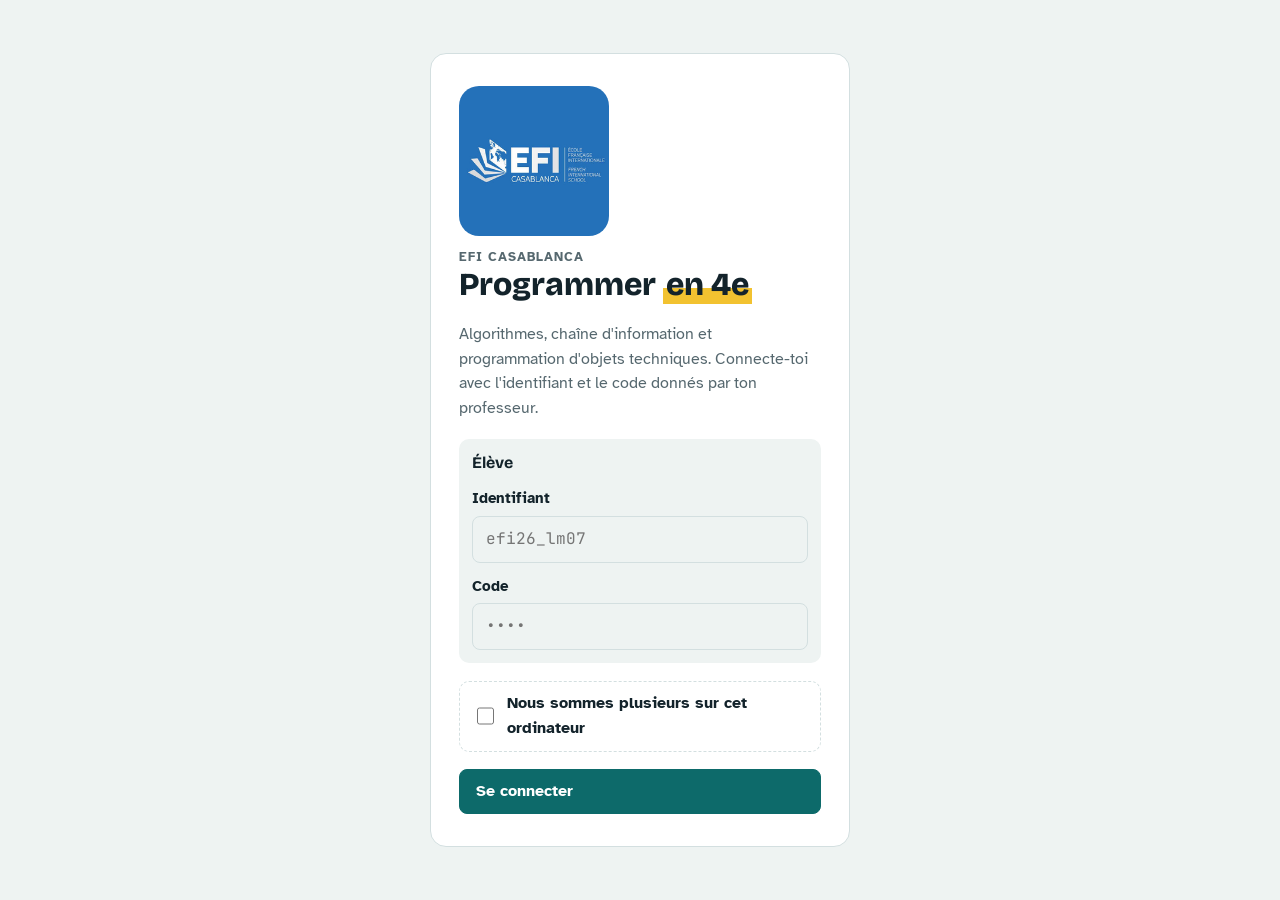
<file: index.html>
<!doctype html>
<html lang="fr">
<head>
<meta charset="utf-8">
<meta name="viewport" content="width=device-width,initial-scale=1">
<title>Technologie 4e · Programmer</title>
<link rel="preconnect" href="https://fonts.googleapis.com">
<link rel="preconnect" href="https://fonts.gstatic.com" crossorigin>
<link rel="stylesheet" href="https://fonts.googleapis.com/css2?family=Atkinson+Hyperlegible:ital,wght@0,400;0,700;1,400&family=Bricolage+Grotesque:opsz,wght@12..96,600;12..96,800&family=JetBrains+Mono:wght@400;600&display=swap">
<link rel="stylesheet" href="style.css?v=20261015b">
<style>
:root { --algo: #2b4c8c; --prog: #9966FF; }
@media (prefers-color-scheme: dark) { :root { --algo: #8aa8e6; --prog: #b794ff; } }
body { min-height: 100vh; }
#app { height: auto; display: block; }
#ecran-connexion { min-height: 100vh; }
.onglets { display: flex; gap: .3rem; padding: 0 16px; background: var(--papier); border-bottom: 1px solid var(--trait); overflow-x: auto; }
.onglets a { padding: .75rem 1rem; font-weight: 700; text-decoration: none; color: var(--doux); border-bottom: 3px solid transparent; white-space: nowrap; }
.onglets a:hover { color: var(--encre); }
.onglets a.onglet-defi { color: #7a5800; background: #ffe9a8; border-radius: 8px 8px 0 0; }
.onglets a.onglet-defi:hover { background: #ffdf80; }
.bandeau-defi-accueil { display: flex; align-items: center; justify-content: space-between; gap: 12px; flex-wrap: wrap; background: #fff4cc; border: 2px solid #e6c35c; color: #3d3313; border-radius: 12px; padding: 12px 16px; margin-bottom: 16px; }
.bandeau-defi-accueil p { margin: 0; }
.bandeau-defi-accueil a { background: #c98f00; color: #fff; font-weight: 800; text-decoration: none; padding: .55rem 1.1rem; border-radius: 8px; white-space: nowrap; }
.onglets a.actif { color: var(--accent); border-bottom-color: var(--accent); }
main { max-width: 1040px; margin: 0 auto; padding: 1.8rem 16px 4rem; display: grid; gap: 1.6rem; }
.bonjour h1 { font-size: clamp(1.7rem, 4vw, 2.4rem); font-weight: 800; }
.bonjour p { margin: .3rem 0 0; color: var(--doux); max-width: 62ch; }
.cartes { display: grid; grid-template-columns: repeat(auto-fit, minmax(290px, 1fr)); gap: 1rem; }
.carte { background: var(--papier); border: 1px solid var(--trait); border-radius: 14px; padding: 1.3rem 1.3rem 1.2rem; display: grid; gap: .9rem; align-content: start; border-top: 6px solid var(--prog); }
.carte.algo { border-top-color: var(--algo); }
.carte.evals { border-top-color: var(--surligne); }
.carte .etape { font-size: .78rem; text-transform: uppercase; letter-spacing: .08em; font-weight: 700; color: var(--doux); }
.carte h2 { font-size: 1.5rem; font-weight: 800; display: flex; align-items: center; gap: .55rem; }
.carte p { margin: 0; color: var(--doux); }
.icone-carte { width: 38px; height: 38px; flex: none; }
.progression { display: grid; gap: .5rem; font-size: .9rem; color: var(--doux); font-variant-numeric: tabular-nums; }
.progression .ligne { display: grid; gap: .25rem; }
.carte .piste { height: 10px; background: var(--trait); border-radius: 99px; overflow: hidden; }
.carte .rempli { height: 100%; background: var(--prog); border-radius: 99px; transition: width .4s; }
.algo .rempli { background: var(--algo); }
.boutons { display: grid; grid-template-columns: 1fr 1fr; gap: .5rem; }
.boutons .bouton { justify-content: center; text-decoration: none; }
.carte .bouton.plein { background: var(--prog); border-color: var(--prog); }
.algo .bouton.plein { background: var(--algo); border-color: var(--algo); }
.evals .bouton.plein { background: var(--accent); border-color: var(--accent); }
.etat-eval { border-radius: 10px; padding: .8rem .9rem; display: grid; gap: .5rem; }
.etat-eval.ferme { background: var(--fond); color: var(--doux); }
.etat-eval.ferme strong { color: var(--encre); display: flex; gap: .45rem; align-items: center; }
.etat-eval.ouvert { background: var(--surligne-doux); }
.bloc-cours { background: var(--papier); border: 1px solid var(--trait); border-radius: 14px; padding: 1.2rem 1.3rem; display: flex; gap: 1rem; align-items: center; flex-wrap: wrap; }
.bloc-cours h2 { font-size: 1.25rem; }
.bloc-cours p { margin: .2rem 0 0; color: var(--doux); }
.bloc-cours .boutons { margin-left: auto; display: flex; flex-wrap: wrap; }
@media (max-width: 560px) { .boutons { grid-template-columns: 1fr; } .bloc-cours .boutons { margin-left: 0; width: 100%; } .bloc-cours .boutons .bouton { flex: 1; } }
</style>
<link rel="icon" type="image/png" href="logo-efi.png">
<style>
.logo-efi { width: 58px; height: 58px; border-radius: 10px; flex-shrink: 0; display: block; }
.logo-efi.grand { width: 150px; height: 150px; border-radius: 20px; margin-bottom: .7rem; }
.logo-efi.titre { display: inline-block; vertical-align: middle; width: 56px; height: 56px; margin-right: .5rem; }
</style>
<style>
.nouveau-code { display: grid; gap: .8rem; }
.nouveau-code .info { background: var(--surligne-doux, #fbf0c8); border-radius: 8px; padding: .6rem .8rem; margin: 0; }
</style>
</head>
<body>

<section id="ecran-connexion">
  <form class="carte-connexion" id="form-connexion" autocomplete="off">
    <div>
      <img class="logo-efi grand" src="logo-efi.png" alt="EFI Casablanca">
      <p class="surtitre" id="etablissement"></p>
      <h1>Programmer <span>en 4e</span></h1>
    </div>
    <p>Algorithmes, chaîne d'information et programmation d'objets techniques. Connecte-toi avec l'identifiant et le code donnés par ton professeur.</p>
    <div class="bandeau-demo" id="bandeau-demo" hidden>Mode démonstration : le site n'est pas encore relié à la Google Sheet. Tape n'importe quel identifiant ; rien n'est envoyé.</div>
    <div class="eleve-bloc">
      <b id="titre-eleve1">Élève</b>
      <div class="champ"><label for="c-id">Identifiant</label><input id="c-id" required placeholder="efi26_lm07" autocapitalize="none" spellcheck="false"></div>
      <div class="champ code"><label for="c-code">Code</label><input id="c-code" inputmode="numeric" maxlength="8" placeholder="••••"></div>
    </div>
    <label class="binome-choix"><input type="checkbox" id="c-binome"> Nous sommes plusieurs sur cet ordinateur</label>
    <div class="eleve-bloc" id="bloc-eleve2" hidden>
      <b>Élève 2</b>
      <div class="champ"><label for="c-id2">Identifiant</label><input id="c-id2" placeholder="efi26_kb12" autocapitalize="none" spellcheck="false"></div>
      <div class="champ code"><label for="c-code2">Code</label><input id="c-code2" inputmode="numeric" maxlength="8" placeholder="••••"></div>
    </div>
    <label class="binome-choix" id="choix-trois" hidden><input type="checkbox" id="c-trois"> Nous sommes trois</label>
    <div class="eleve-bloc" id="bloc-eleve3" hidden>
      <b>Élève 3</b>
      <div class="champ"><label for="c-id3">Identifiant</label><input id="c-id3" placeholder="efi26_ab03" autocapitalize="none" spellcheck="false"></div>
      <div class="champ code"><label for="c-code3">Code</label><input id="c-code3" inputmode="numeric" maxlength="8" placeholder="••••"></div>
    </div>
    <div class="erreur-connexion" id="erreur-connexion" hidden></div>
    <button class="bouton plein" type="submit" id="b-connexion">Se connecter</button>
  </form>
  <form class="carte-connexion nouveau-code" id="form-nouveau" autocomplete="off" hidden>
    <h1>Choisis <span>ton code</span></h1>
    <p class="info"><strong id="nc-prenom"></strong>, tu t'es connecté·e avec un code provisoire. Choisis maintenant <strong>ton code secret à 4 chiffres</strong> : c'est lui que tu utiliseras à chaque connexion. Note-le dans ton cahier, et que ton voisin ne regarde pas !</p>
    <div class="champ"><label for="nc-code">Mon nouveau code (4 chiffres)</label><input id="nc-code" inputmode="numeric" maxlength="4" required autocomplete="new-password"></div>
    <div class="champ"><label for="nc-code2">Je le retape</label><input id="nc-code2" inputmode="numeric" maxlength="4" required autocomplete="new-password"></div>
    <div class="erreur-connexion" id="nc-erreur" hidden></div>
    <button class="bouton plein" type="submit" id="b-nouveau">Enregistrer mon code</button>
  </form>
</section>

<div id="app" hidden>
  <header class="barre">
    <img class="logo-efi" src="logo-efi.png" alt="EFI Casablanca">
    <div class="marque">Programmer <span>en 4e</span></div>
    <div class="eleve"><span id="nom-eleve"></span><small id="classe-eleve"></small>
      <button class="bouton discret" id="b-deconnexion" type="button">Se déconnecter</button></div>
  </header>
  <nav class="onglets" aria-label="Rubriques">
    <a href="index.html" class="actif">Accueil</a>
    <a href="exercices.html?p=algo">Algorithmes</a>
    <a href="exercices.html?p=blocs">Programmer un objet</a>
    <a href="cours.html#algo">📖 Cours algorithmes</a>
    <a href="cours.html#blocs">📖 Cours programmation</a>
    <a href="exercices.html?p=dalgo" class="onglet-defi">🏆 Défi</a>
    <a href="#entrainement">🏋️ Entraînement</a>
    <a href="#evaluations">Évaluations</a>
  </nav>
  <main>
    <div class="bandeau-defi-accueil"><p><b>🏆 Le défi des algorithmes</b> · en binôme, réussissez le plus d'exercices possible en 55 minutes (65 exercices).</p><span style="display:flex;gap:.5rem;flex-wrap:wrap"><a href="exercices.html?p=dalgo">Lancer le défi</a><a href="resultats-defi.html" style="background:#fff;color:#7a5800;border:2px solid #c98f00">🏆 Résultats</a></span></div>
    <div class="bonjour">
      <h1 id="bonjour">Bonjour !</h1>
      <p>Commence par l'étape 1 : la chaîne d'information d'un objet et ses algorithmes, écrits sous forme d'algorigrammes. Ensuite, programme des objets techniques avec des blocs : éclairage automatique, feu tricolore, portail, station météo…</p>
    </div>
    <div class="cartes">
      <section class="carte algo">
        <div class="etape">Étape 1</div>
        <h2><svg class="icone-carte" viewBox="0 0 40 40" aria-hidden="true"><rect x="10" y="2" width="20" height="8" rx="4" fill="none" stroke="currentColor" stroke-width="2"/><path d="M20 10v5M20 27v5" stroke="currentColor" stroke-width="2"/><path d="M20 15l9 6-9 6-9-6z" fill="none" stroke="currentColor" stroke-width="2"/><rect x="11" y="32" width="18" height="6" rx="1" fill="none" stroke="currentColor" stroke-width="2"/></svg>Algorithmes</h2>
        <p>Chaîne d'information, algorigrammes, conditions, boucles, événements et listes. 5 notions, 20 exercices.</p>
        <div class="progression" id="prog-algo"></div>
        <div class="boutons"><a class="bouton plein" href="exercices.html?p=algo">Exercices</a><a class="bouton" href="cours.html#algo">📖 Cours</a></div>
      </section>
      <section class="carte">
        <div class="etape">Étape 2</div>
        <h2><svg class="icone-carte" viewBox="0 0 40 40" aria-hidden="true"><path d="M4 8h12l2 3h6l2-3h10v10H4z" fill="none" stroke="currentColor" stroke-width="2" stroke-linejoin="round"/><path d="M4 22h12l2 3h6l2-3h10v10H4z" fill="none" stroke="currentColor" stroke-width="2" stroke-linejoin="round"/></svg>Programmer un objet</h2>
        <p>Des blocs comme dans Scratch : capteurs, actionneurs, conditions, boucles, événements, variables, listes. 8 notions, 32 exercices.</p>
        <div class="progression" id="prog-blocs"></div>
        <div class="boutons"><a class="bouton plein" href="exercices.html?p=blocs">Exercices</a><a class="bouton" href="cours.html#blocs">📖 Cours</a></div>
      </section>
      <section class="carte evals" id="evaluations">
        <div class="etape">En classe</div>
        <h2><svg class="icone-carte" viewBox="0 0 40 40" aria-hidden="true"><rect x="7" y="4" width="26" height="33" rx="3" fill="none" stroke="currentColor" stroke-width="2"/><path d="M13 14h14M13 21h14M13 28h8" stroke="currentColor" stroke-width="2" stroke-linecap="round"/></svg>Évaluations</h2>
        <p>Ton professeur ouvre l'évaluation en classe. Elle se fait seul, chacun son tour sur l'ordinateur.</p>
        <div id="etat-eval"><span class="chargement">Vérification…</span></div>
      </section>
    </div>
    <section class="bloc-cours">
      <div><h2>📖 Les cours</h2><p>Toutes les leçons à relire, même sans faire d'exercice.</p></div>
      <div class="boutons"><a class="bouton" href="cours.html#algo">Cours algorithmes</a><a class="bouton" href="cours.html#blocs">Cours programmation</a></div>
    </section>
  </main>
</div>

<script src="config.js?v=20261015b"></script>
<script src="session.js?v=20261110c"></script>
<script src="blocs-moteur.js?v=20261015b"></script>
<script src="algorigrammes.js?v=20261015b"></script>
<script src="blocs.js?v=20261110a"></script>
<script src="entrainement.js?v=20261124a"></script>
<script src="defi.js?v=20261118a"></script>
<script src="remediation.js?v=20261110b"></script>
<script src="accueil.js?v=20261110a"></script>
<script src="objectif.js?v=20261110a"></script>
<script src="evaluations.js?v=20261126b"></script>
<script>
"use strict";
const $ = id => document.getElementById(id);
const IDS_ALGO = PARCOURS_ALGO.flatMap(m => m.exercices.map(e => e.id));
const IDS_BLOCS = PARCOURS_BLOCS.flatMap(m => m.exercices.map(e => e.id));

function barres(zone, ids, membres) {
  zone.innerHTML = "";
  membres.forEach(m => {
    const r = new Set(Session.progression(m.id).reussis), n = ids.filter(x => r.has(x)).length;
    const d = document.createElement("div");
    d.className = "ligne";
    d.innerHTML = `<div class="piste"><div class="rempli" style="width:${100 * n / ids.length}%"></div></div><span></span>`;
    d.querySelector("span").textContent = `${membres.length > 1 ? (m.prenom || m.id) + " : " : ""}${n} / ${ids.length} réussis`;
    zone.appendChild(d);
  });
}
function majProgression() {
  const ms = Session.membres(); barres($("prog-algo"), IDS_ALGO, ms); barres($("prog-blocs"), IDS_BLOCS, ms);
  const reg = Session.reglages();
  const o = Objectif.pour((ms[0] || {}).classe, PARCOURS_ALGO, PARCOURS_BLOCS);
  if (o) { const r = Session.reussisEquipe(); const suite = o.ids.find(x => !r.has(x)); Objectif.bandeau(document.querySelector("#app main"), o, ms, Session.progression, suite ? `exercices.html?p=${o.obj.parcours}&exo=${suite}` : null); }
  Accueil.dessiner({ zone: document.querySelector("#app main"), cle: ms.map(m => m.id).sort().join("+"), reussis: Session.reussisEquipe(), tentes: Session.tentesEquipe(), conseils: reg.conseils,
    parcours: [{ nom: "Algorithmes", modules: PARCOURS_ALGO, lien: id => "exercices.html?p=algo&exo=" + id }, { nom: "Programmer un objet", modules: PARCOURS_BLOCS, lien: id => "exercices.html?p=blocs&exo=" + id }],
    entrainement: [{ nom: "Algorithmes", modules: window.PARCOURS_ENTR_ALGO || [], lien: "exercices.html?p=ealgo", lienExo: id => "exercices.html?p=ealgo&exo=" + id },
                   { nom: "Programmer un objet", modules: window.PARCOURS_ENTR_BLOCS || [], lien: "exercices.html?p=eblocs", lienExo: id => "exercices.html?p=eblocs&exo=" + id },
                   { nom: "🎯 Mes points faibles (après le diagnostic, à la maison)", modules: window.PARCOURS_REMED_ALGO || [], lien: "exercices.html?p=ralgo", lienExo: id => "exercices.html?p=ralgo&exo=" + id }] });
  document.querySelectorAll(".ferme-note").forEach(n => n.remove());
  document.querySelectorAll(".carte:not(.evals) .bouton.plein").forEach(b => { b.style.pointerEvents = reg.ferme ? "none" : ""; b.style.opacity = reg.ferme ? ".45" : ""; });
  if (reg.ferme) document.querySelectorAll(".carte:not(.evals) .boutons").forEach(z => z.insertAdjacentHTML("beforebegin", '<p class="ferme-note" style="margin:0;color:var(--ko);font-weight:700">🔒 Fermé par ton professeur pour le moment. Tu peux aller dans l\'entraînement.</p>'));
}

const FERMEE = `<strong><svg width="16" height="16" viewBox="0 0 16 16" aria-hidden="true"><rect x="3" y="7" width="10" height="7" rx="1.5" fill="currentColor"/><path d="M5 7V5a3 3 0 0 1 6 0v2" fill="none" stroke="currentColor" stroke-width="1.6"/></svg>Pas encore disponible</strong><span>Aucune évaluation n'est ouverte pour ta classe en ce moment.</span>`;
function etatEval(html, classe) { const d = document.createElement("div"); d.className = "etat-eval " + classe; d.innerHTML = html; $("etat-eval").replaceChildren(d); }
async function verifierEval() {
  const m = Session.membres()[0];
  if (Session.DEMO || !m) { etatEval(FERMEE, "ferme"); return; }
  try {
    const d = await Session.appelGet({ action: "evalEtat", id: m.id, code: m.code });
    const ouverte = d.ok && (d.ouverte || (d.eval && !d.eval.rendu && d.eval.id));
    if (!ouverte) { etatEval(FERMEE, "ferme"); return; }
    const meta = (window.EVALUATIONS || []).find(e => e.id === ouverte);
    etatEval(`<strong></strong><span>${meta ? meta.duree + " min · " + meta.nb + " questions · " : ""}Attends le signal de ton professeur. Chacun la fait seul, avec son propre identifiant.</span><a class="bouton plein" href="eval.html">Aller à l'évaluation</a>`, "ouvert");
    $("etat-eval").querySelector("strong").textContent = meta ? meta.titre : "Évaluation ouverte";
  } catch { etatEval(`<strong>État inconnu</strong><span>Connexion impossible pour l'instant. Recharge la page.</span>`, "ferme"); }
}

function afficherAccueil() {
  const ms = Session.membres();
  $("ecran-connexion").hidden = true;
  $("app").hidden = false;
  $("nom-eleve").textContent = Session.noms();
  $("classe-eleve").textContent = ms[0] && ms[0].classe ? " · " + ms[0].classe : "";
  $("bonjour").textContent = `Bonjour ${Session.noms()} !`;
  majProgression();
  Session.resynchroniser().then(majProgression);
  Session.envoyer();
  verifierEval();
}
$("b-deconnexion").addEventListener("click", () => Session.quitter());

/* ---------- Connexion (seul, à deux ou à trois) ---------- */
$("c-trois").addEventListener("change", () => { const t = $("c-trois").checked; $("bloc-eleve3").hidden = !t; $("c-id3").required = t; if (t) $("c-id3").focus(); });
$("etablissement").textContent = (window.CONFIG && CONFIG.etablissement) || "";
$("bandeau-demo").hidden = !Session.DEMO;
document.querySelectorAll(".champ.code").forEach(c => { c.hidden = Session.DEMO; });
$("c-binome").addEventListener("change", () => {
  const deux = $("c-binome").checked;
  $("bloc-eleve2").hidden = !deux;
  $("titre-eleve1").textContent = deux ? "Élève 1" : "Élève";
  $("c-id2").required = deux;
  $("choix-trois").hidden = !deux;
  if (!deux) { $("c-trois").checked = false; $("bloc-eleve3").hidden = true; $("c-id3").required = false; }
  if (deux) $("c-id2").focus();
});
const msg = Session.message();
if (msg) { $("erreur-connexion").textContent = msg; $("erreur-connexion").hidden = false; }
if (Session.session()) afficherAccueil();
$("form-connexion").addEventListener("submit", async ev => {
  ev.preventDefault();
  const err = $("erreur-connexion");
  err.hidden = true;
  const demandes = [[$("c-id").value, $("c-code").value]];
  if ($("c-binome").checked) demandes.push([$("c-id2").value, $("c-code2").value]);
  if ($("c-binome").checked && $("c-trois").checked) demandes.push([$("c-id3").value, $("c-code3").value]);
  if (demandes.some(([id]) => !id.trim())) return;
  const idsTapes = demandes.map(([id]) => id.trim().toLowerCase());
  if (new Set(idsTapes).size < idsTapes.length) { err.textContent = "Deux identifiants sont identiques : chacun tape le sien."; err.hidden = false; return; }
  $("b-connexion").disabled = true; $("b-connexion").textContent = "Connexion…";
  try {
    const res = await Promise.all(demandes.map(([id, code]) => Session.connecterUn(id, code)));
    const faux = res.map((r, i) => r.ok ? null : (demandes.length > 1 ? `élève ${i + 1}` : "")).filter(x => x !== null);
    if (faux.length) { err.textContent = `Identifiant ou code incorrect${faux[0] ? " (" + faux.join(", ") + ")" : ""}. Vérifie-les avec ton professeur.`; err.hidden = false; }
    else if (res.some(r => r.changer)) nouveauxCodes(res);
    else { Session.ouvrir(res.map(r => r.eleve)); afficherAccueil(); }
  } catch { err.textContent = "Connexion impossible. Vérifie que l'ordinateur a accès à Internet, puis réessaie."; err.hidden = false; }
  $("b-connexion").disabled = false; $("b-connexion").textContent = "Se connecter";
});
/* ---------- Code provisoire : chaque élève choisit le sien ---------- */
function nouveauxCodes(res) {
  const i = res.findIndex(r => r.changer);
  if (i < 0) { $("form-nouveau").hidden = true; Session.ouvrir(res.map(r => r.eleve)); afficherAccueil(); return; }
  const el = res[i].eleve;
  $("form-connexion").hidden = true;
  $("form-nouveau").hidden = false;
  $("nc-prenom").textContent = el.prenom || el.id;
  $("nc-code").value = ""; $("nc-code2").value = ""; $("nc-erreur").hidden = true;
  $("nc-code").focus();
  $("form-nouveau").onsubmit = async ev => {
    ev.preventDefault();
    const e = $("nc-erreur"), a = $("nc-code").value.trim(), b = $("nc-code2").value.trim();
    e.hidden = true;
    if (!/^\d{4}$/.test(a)) { e.textContent = "Ton code doit faire exactement 4 chiffres."; e.hidden = false; return; }
    if (a !== b) { e.textContent = "Les deux codes ne sont pas pareils. Retape-les."; e.hidden = false; return; }
    $("b-nouveau").disabled = true;
    try {
      const r = await fetch(Session.URL_SERVEUR, { method: "POST", headers: { "Content-Type": "text/plain;charset=utf-8" }, body: JSON.stringify({ action: "changerCode", id: el.id, code: el.code, nouveau: a }) }).then(x => x.json());
      if (r.ok) { el.code = a; res[i].changer = false; nouveauxCodes(res); }
      else { e.textContent = r.erreur === "trop_simple" ? "Ce code est trop facile à deviner (ou c'est le code provisoire). Choisis-en un autre." : "Enregistrement impossible. Réessaie ou appelle ton professeur."; e.hidden = false; }
    } catch { e.textContent = "Connexion impossible. Vérifie Internet puis réessaie."; e.hidden = false; }
    $("b-nouveau").disabled = false;
  };
}
window.addEventListener("pageshow", e => { if (e.persisted) location.reload(); });
</script>
</body>
</html>
</file>
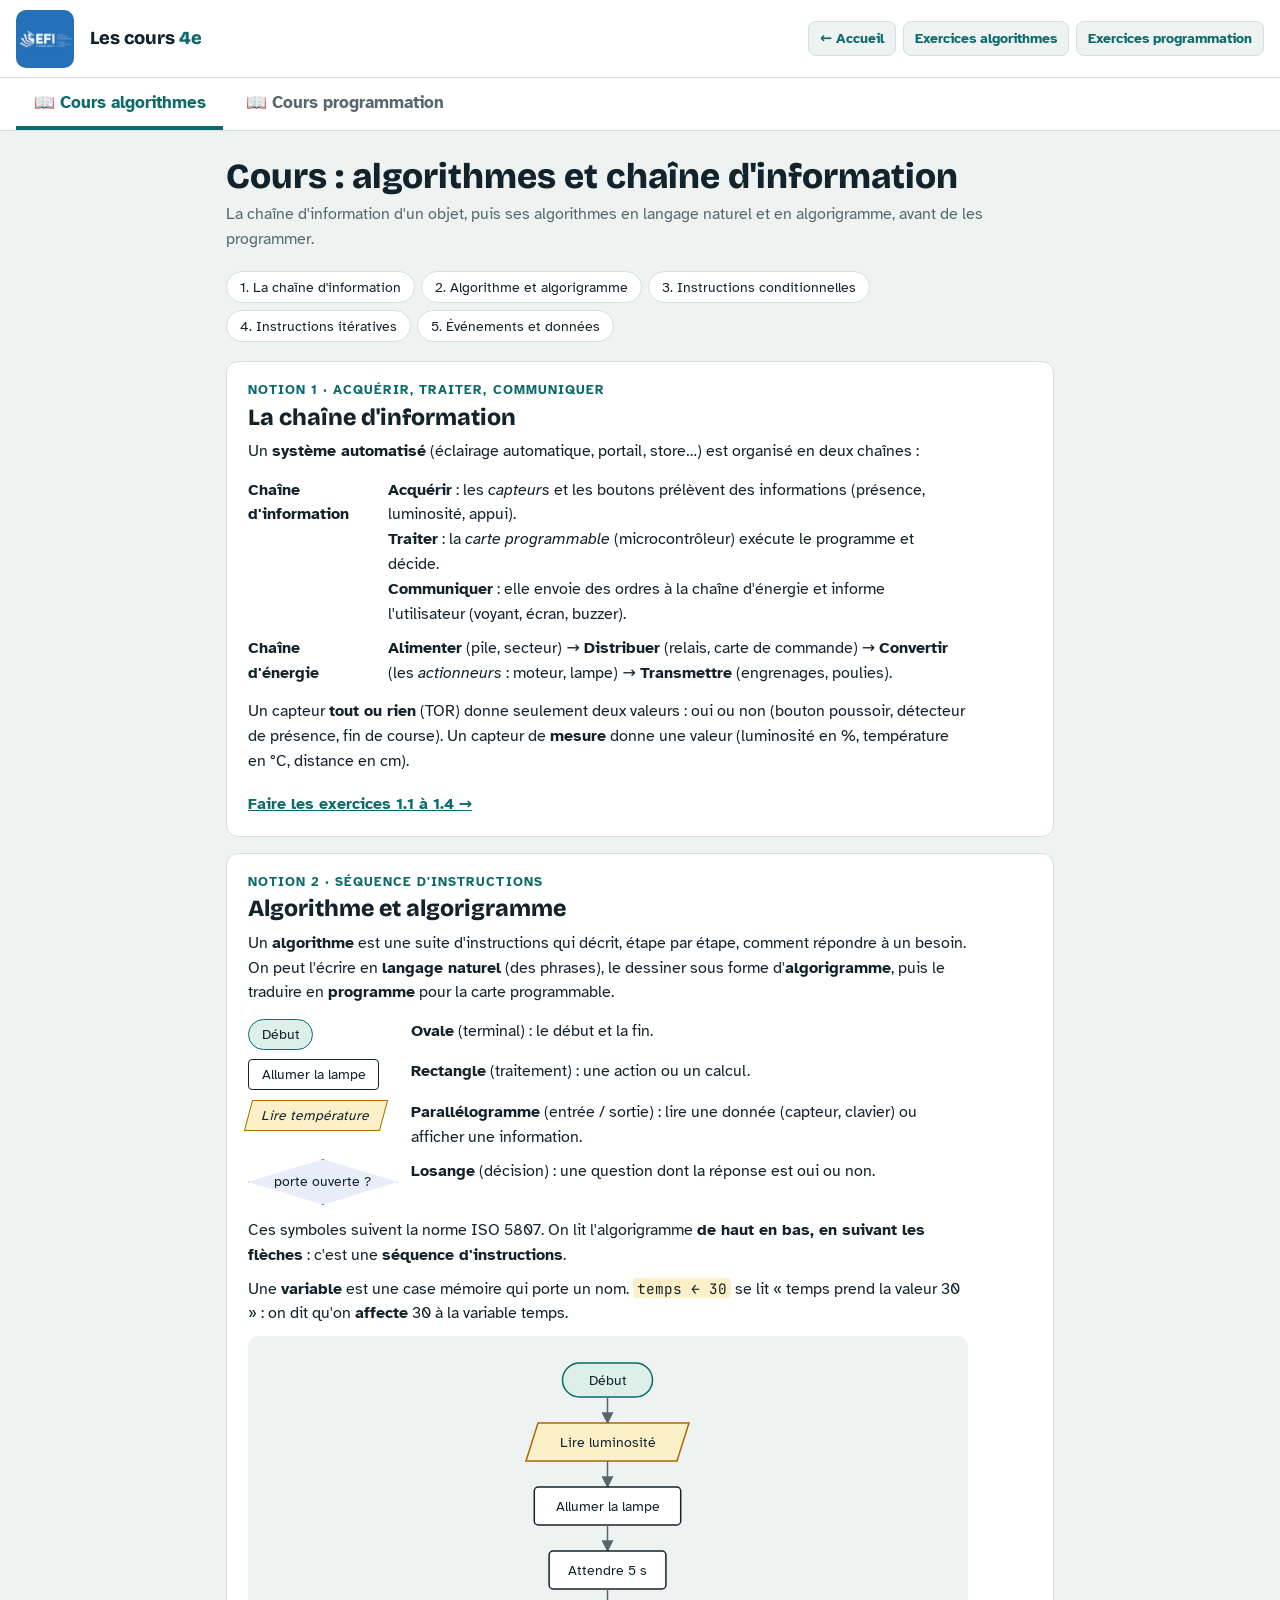
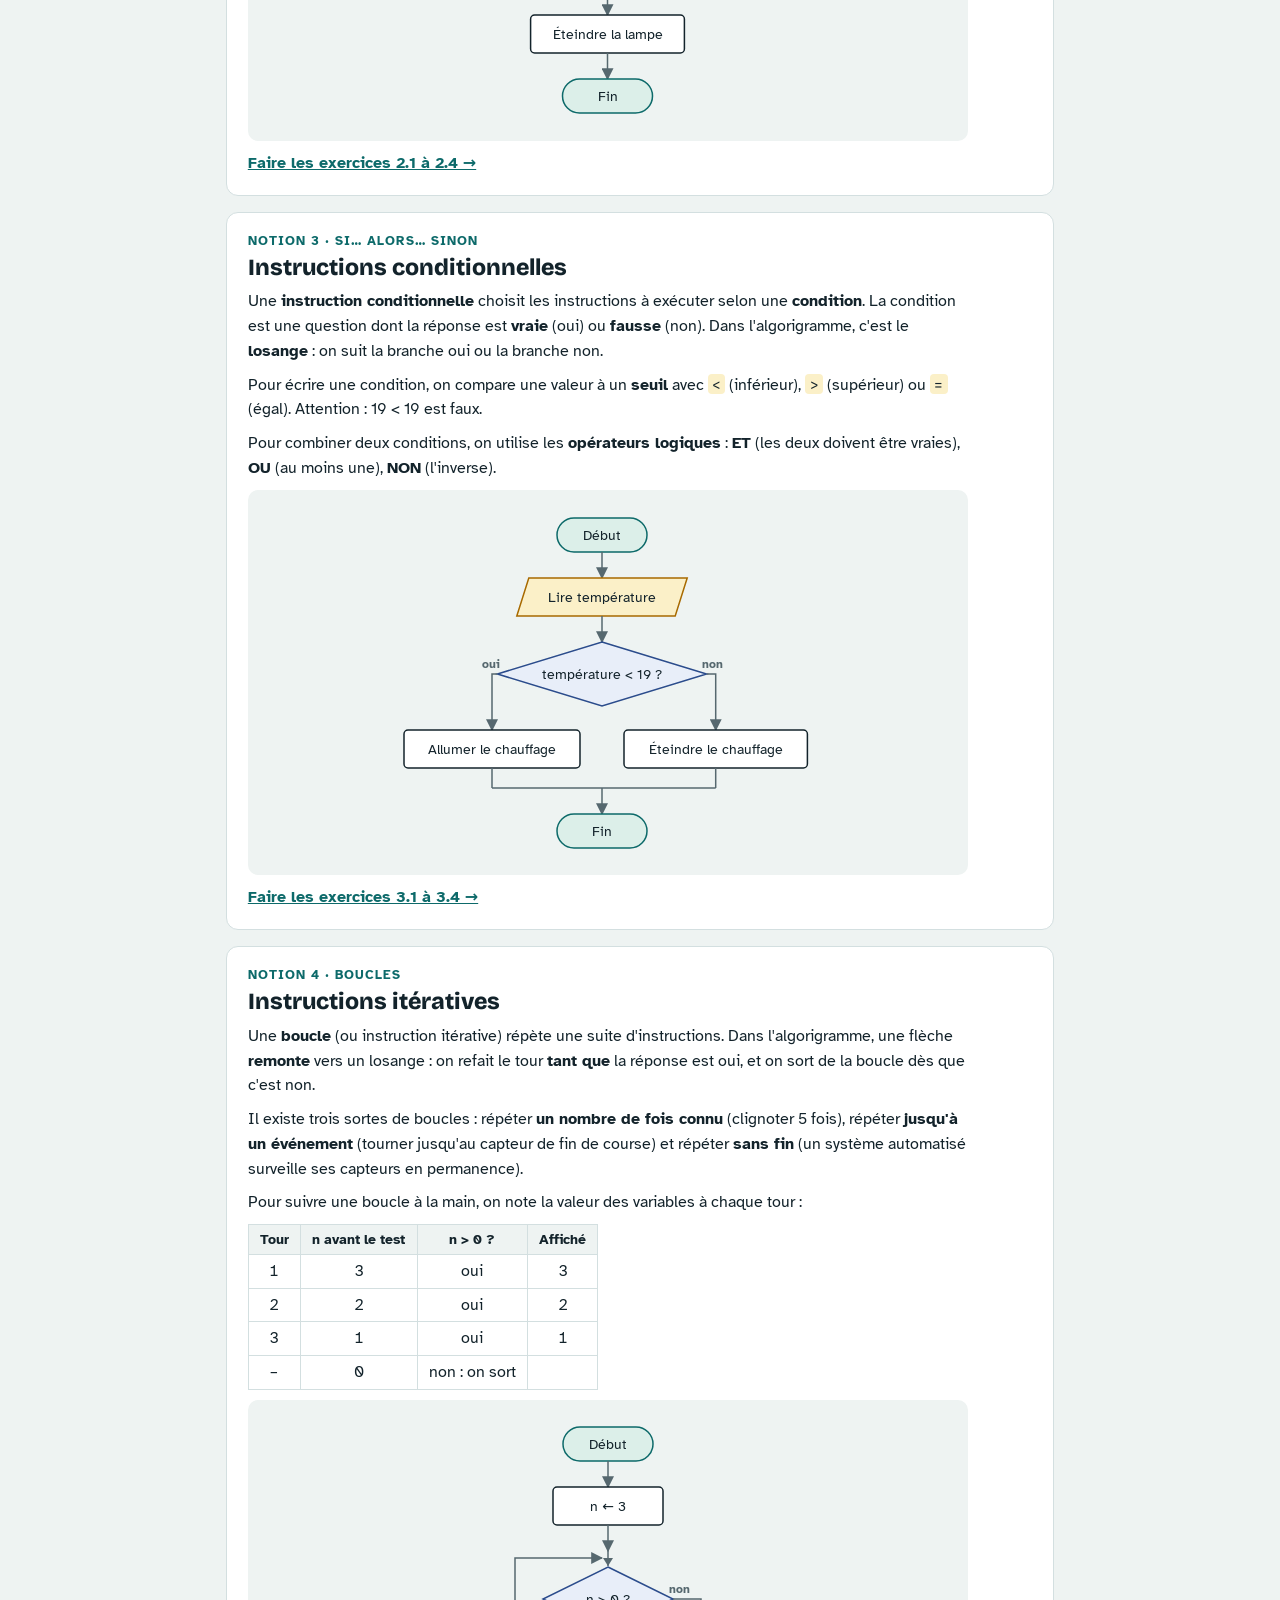
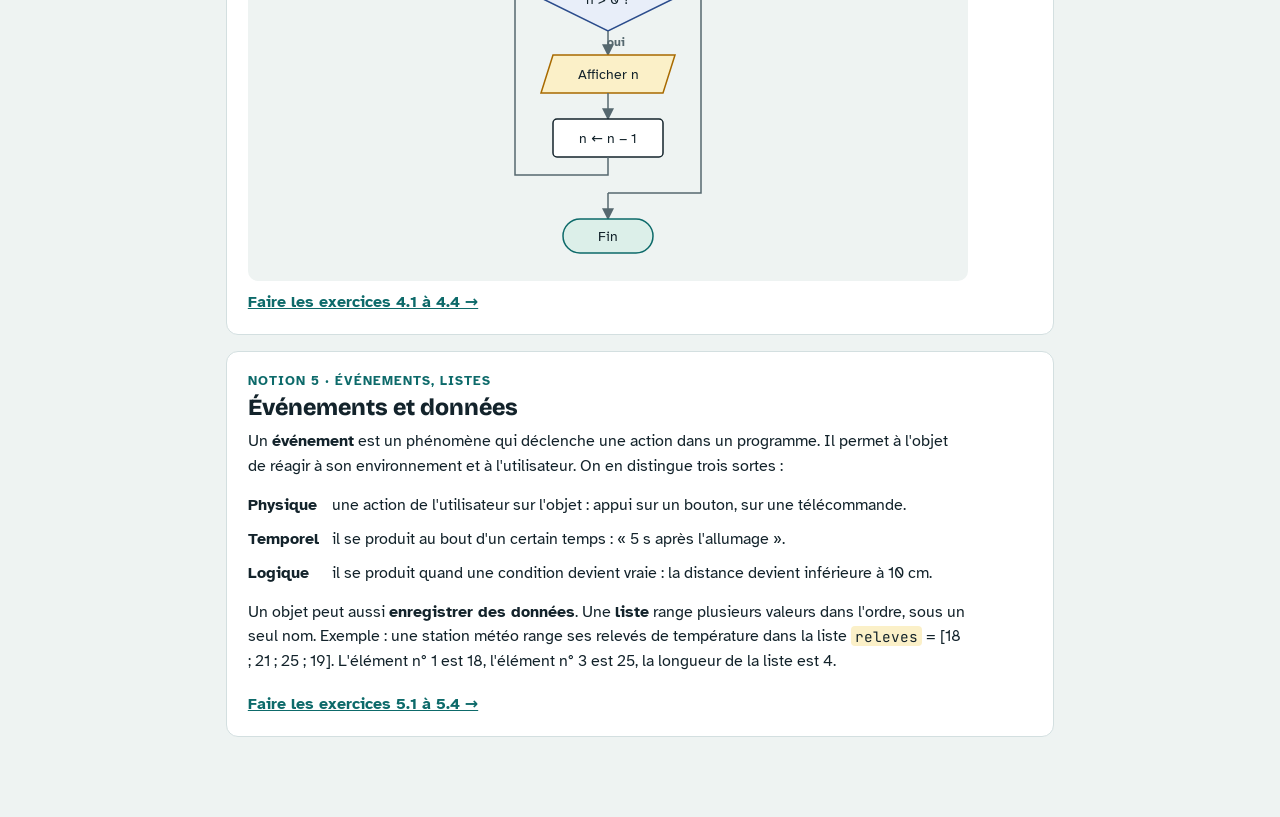
<file: cours.html>
<!doctype html>
<html lang="fr">
<head>
<meta charset="utf-8">
<meta name="viewport" content="width=device-width,initial-scale=1">
<title>Les cours · 4e</title>
<link rel="preconnect" href="https://fonts.googleapis.com">
<link rel="preconnect" href="https://fonts.gstatic.com" crossorigin>
<link rel="stylesheet" href="https://fonts.googleapis.com/css2?family=Atkinson+Hyperlegible:ital,wght@0,400;0,700;1,400&family=Bricolage+Grotesque:opsz,wght@12..96,600;12..96,800&family=JetBrains+Mono:wght@400;600&display=swap">
<link rel="stylesheet" href="style.css?v=20261015b">
<style>
body { min-height: 100vh; }
.barre .droite { margin-left: auto; }
.onglets { display: flex; gap: .3rem; padding: 0 16px; background: var(--papier); border-bottom: 1px solid var(--trait); overflow-x: auto; }
.onglets button { border: 0; background: none; font: 700 1.05rem var(--f-texte); color: var(--doux); padding: .85rem 1.1rem; border-bottom: 4px solid transparent; cursor: pointer; white-space: nowrap; }
.onglets button:hover { color: var(--encre); }
.onglets button[aria-selected="true"] { color: var(--accent); border-bottom-color: var(--accent); }
main { max-width: 860px; margin: 0 auto; padding: 1.6rem 16px 5rem; display: grid; gap: 1.2rem; }
.intro h1 { font-size: clamp(1.6rem, 4vw, 2.2rem); font-weight: 800; }
.intro p { margin: .3rem 0 0; color: var(--doux); }
.sommaire { display: flex; flex-wrap: wrap; gap: .4rem; }
.sommaire a { text-decoration: none; color: var(--encre); background: var(--papier); border: 1.5px solid var(--trait); border-radius: 99px; padding: .25rem .8rem; font-size: .9rem; }
.sommaire a:hover { border-color: var(--accent); }
.lecon { background: var(--papier); border: 1px solid var(--trait); border-radius: 12px; padding: 1.2rem 1.3rem; scroll-margin-top: 1rem; }
.lecon .num { font-size: .8rem; text-transform: uppercase; letter-spacing: .08em; color: var(--accent); font-weight: 700; }
.lecon h2 { font-size: 1.45rem; font-weight: 800; margin-top: .15rem; }
.lecon .texte { max-width: 72ch; }
.lecon .texte p { margin: .55rem 0; }
.lecon table.ops { border-collapse: collapse; margin: .5rem 0; } .lecon table.ops td { padding: .3rem .8rem .3rem 0; vertical-align: top; }
.lien-exos { display: inline-block; margin-top: .6rem; font-weight: 700; color: var(--accent); }
.cours-schema { background: var(--fond); border-radius: 10px; padding: .6rem; }
@media print { .barre, .onglets, .sommaire, .lien-exos { display: none; } body { background: #fff; } .lecon { break-inside: avoid; } }
</style>
<link rel="icon" type="image/png" href="logo-efi.png">
<style>
.logo-efi { width: 58px; height: 58px; border-radius: 10px; flex-shrink: 0; display: block; }
.logo-efi.grand { width: 150px; height: 150px; border-radius: 20px; margin-bottom: .7rem; }
.logo-efi.titre { display: inline-block; vertical-align: middle; width: 56px; height: 56px; margin-right: .5rem; }
</style>
</head>
<body>
<header class="barre">
  <img class="logo-efi" src="logo-efi.png" alt="EFI Casablanca">
  <div class="marque">Les cours <span>4e</span></div>
  <nav class="onglets-haut droite" aria-label="Navigation">
    <a href="index.html">← Accueil</a><a href="exercices.html?p=algo">Exercices algorithmes</a><a href="exercices.html?p=blocs">Exercices programmation</a>
  </nav>
</header>
<div class="onglets" role="tablist" aria-label="Cours">
  <button id="o-algo" role="tab" aria-controls="panneau" type="button">📖 Cours algorithmes</button>
  <button id="o-blocs" role="tab" aria-controls="panneau" type="button">📖 Cours programmation</button>
</div>
<main id="panneau" role="tabpanel">
  <div class="intro"><h1 id="titre"></h1><p id="sous-titre"></p></div>
  <nav class="sommaire" id="sommaire" aria-label="Sommaire"></nav>
  <div id="lecons" style="display:grid;gap:1rem"></div>
</main>
<script src="blocs-moteur.js?v=20261015b"></script>
<script src="schema.js?v=20261015b"></script>
<script src="algorigrammes.js?v=20261015b"></script>
<script src="blocs.js?v=20261110a"></script>
<script>
"use strict";
const $ = id => document.getElementById(id);
const COURS = {
  algo: { donnees: window.PARCOURS_ALGO, titre: "Cours : algorithmes et chaîne d'information", sous: "La chaîne d'information d'un objet, puis ses algorithmes en langage naturel et en algorigramme, avant de les programmer.", exos: "exercices.html?p=algo" },
  blocs: { donnees: window.PARCOURS_BLOCS, titre: "Cours : programmer un objet", sous: "Programmer avec des blocs les capteurs et les actionneurs d'un objet technique.", exos: "exercices.html?p=blocs" }
};
function afficher(nom) {
  if (!COURS[nom]) nom = "algo";
  const c = COURS[nom];
  ["algo", "blocs"].forEach(n => $("o-" + n).setAttribute("aria-selected", String(n === nom)));
  $("titre").textContent = c.titre; $("sous-titre").textContent = c.sous; document.title = c.titre + " · 4e";
  const som = $("sommaire"), lec = $("lecons");
  som.replaceChildren(); lec.replaceChildren();
  c.donnees.forEach((m, i) => {
    const ancre = `${nom}-${i + 1}`;
    const a = document.createElement("a");
    a.href = "#" + ancre; a.textContent = `${i + 1}. ${m.titre}`;
    a.addEventListener("click", ev => { ev.preventDefault(); document.getElementById(ancre).scrollIntoView({ behavior: "smooth" }); });
    som.appendChild(a);
    const s = document.createElement("section");
    s.className = "lecon"; s.id = ancre;
    s.innerHTML = `<div class="num"></div><h2></h2><div class="texte"></div>`;
    s.querySelector(".num").textContent = `Notion ${i + 1} · ${m.notion}`;
    s.querySelector("h2").textContent = m.titre;
    s.querySelector(".texte").innerHTML = m.cours + (m.schemaCours ? `<div class="cours-schema">${Schema.dessiner(m.schemaCours)}</div>` : "");
    const l = document.createElement("a");
    l.className = "lien-exos"; l.href = c.exos; l.textContent = `Faire les exercices ${i + 1}.1 à ${i + 1}.${m.exercices.length} →`;
    s.appendChild(l);
    lec.appendChild(s);
  });
}
const depuisAdresse = () => afficher(location.hash.replace("#", "").split("-")[0]);
["algo", "blocs"].forEach(n => $("o-" + n).addEventListener("click", () => { history.replaceState(null, "", "#" + n); afficher(n); window.scrollTo(0, 0); }));
window.addEventListener("hashchange", depuisAdresse);
depuisAdresse();
</script>
</body>
</html>
</file>
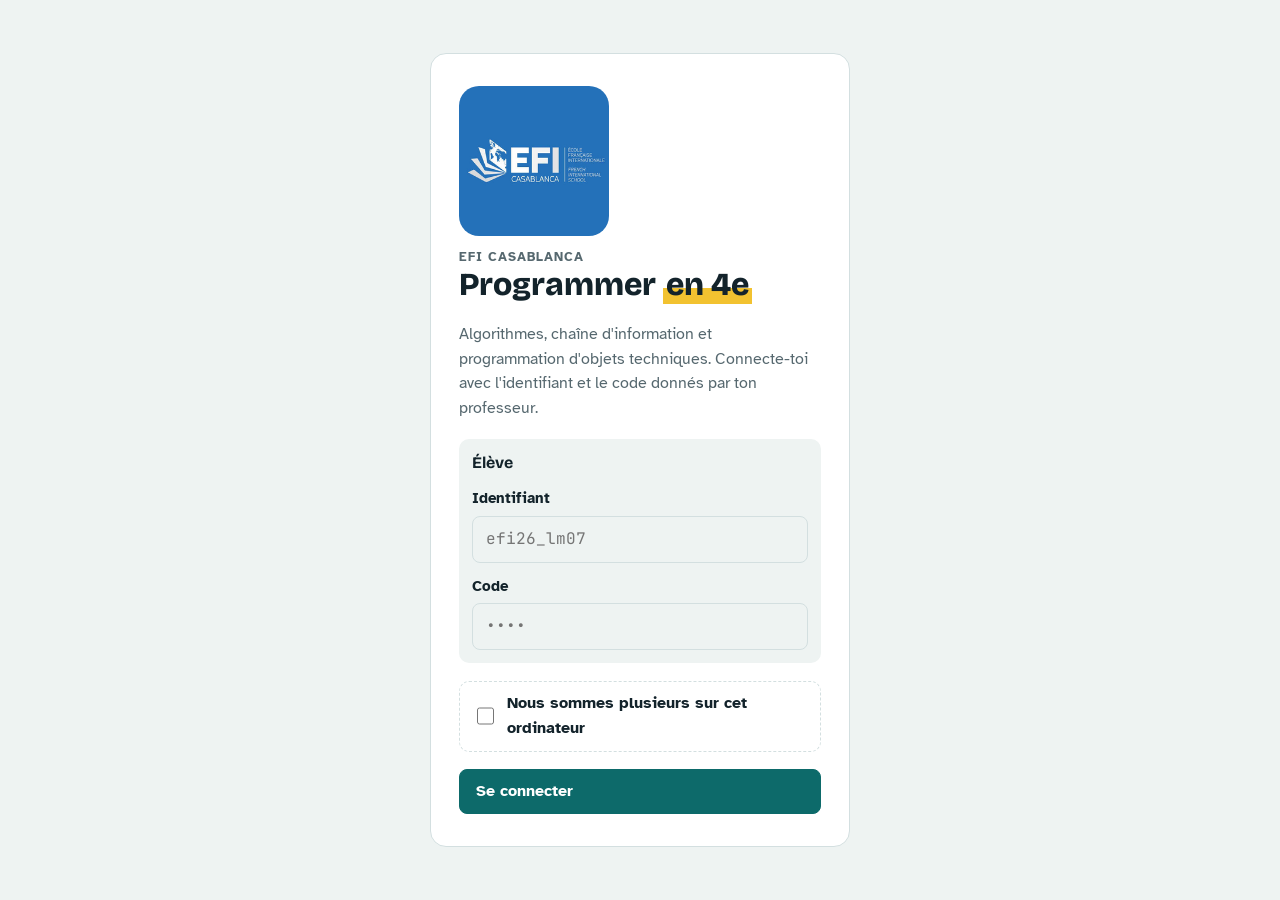
<file: resultats-defi.html>
<!doctype html>
<html lang="fr">
<head>
<meta charset="utf-8">
<meta name="viewport" content="width=device-width,initial-scale=1">
<title>Résultats du défi · 4e</title>
<link rel="icon" type="image/png" href="logo-efi.png">
<link rel="preconnect" href="https://fonts.googleapis.com">
<link rel="preconnect" href="https://fonts.gstatic.com" crossorigin>
<link rel="stylesheet" href="https://fonts.googleapis.com/css2?family=Atkinson+Hyperlegible:ital,wght@0,400;0,700;1,400&family=Bricolage+Grotesque:opsz,wght@12..96,600;12..96,800&display=swap">
<link rel="stylesheet" href="style.css?v=20261015b">
<style>
body { min-height: 100vh; background: var(--fond); }
.barre .droite { margin-left: auto; }
.logo-efi { width: 58px; height: 58px; border-radius: 10px; flex-shrink: 0; display: block; }
main { max-width: 980px; margin: 0 auto; padding: 1.4rem 16px 4rem; display: grid; gap: 1.1rem; }
h1 { font-size: clamp(1.6rem, 4.5vw, 2.3rem); font-weight: 800; margin: 0; }
.sous { color: var(--doux); margin: .2rem 0 0; }
.carte { background: var(--papier); border: 1px solid var(--trait); border-radius: 12px; padding: 1.1rem 1.2rem; }
.moi { border: 2px solid #e6c35c; background: linear-gradient(180deg, #fff7dc, var(--papier) 70%); }
.moi h2 { margin: 0 0 .3rem; font-size: 1.35rem; }
.chiffres { display: flex; flex-wrap: wrap; gap: .7rem; margin: .6rem 0 .8rem; }
.chiffre { background: var(--papier); border: 1px solid var(--trait); border-radius: 10px; padding: .55rem .9rem; min-width: 120px; }
.chiffre b { display: block; font-family: var(--f-titre); font-size: 1.7rem; line-height: 1.1; font-variant-numeric: tabular-nums; }
.chiffre span { color: var(--doux); font-size: .88rem; }
.notions { display: grid; gap: .45rem; }
.notion { display: grid; grid-template-columns: minmax(130px, 220px) 1fr 60px; gap: .6rem; align-items: center; font-size: .95rem; }
.barre-n { height: 12px; border-radius: 99px; background: var(--trait); overflow: hidden; }
.barre-n i { display: block; height: 100%; background: var(--accent); border-radius: 99px; }
.notion .val { text-align: right; font-variant-numeric: tabular-nums; color: var(--doux); }
.conseil { margin: .8rem 0 0; padding: .6rem .8rem; border-left: 4px solid var(--accent); background: var(--surligne-doux); border-radius: 0 8px 8px 0; }
.conseil a { color: var(--accent); font-weight: 700; }
.podium { display: grid; grid-template-columns: repeat(auto-fit, minmax(200px, 1fr)); gap: .7rem; }
.marche { text-align: center; padding: .9rem; border-radius: 12px; border: 1px solid var(--trait); background: var(--papier); }
.marche .med { font-size: 2rem; }
.marche .noms { font-weight: 800; margin: .2rem 0; }
.marche .sc { color: var(--doux); }
.tableau-wrap { overflow-x: auto; }
table { border-collapse: collapse; width: 100%; font-size: .95rem; }
th, td { padding: .5rem .6rem; border-bottom: 1px solid var(--trait); text-align: left; white-space: nowrap; }
th { font-size: .8rem; text-transform: uppercase; letter-spacing: .04em; color: var(--doux); }
td.n, th.n { text-align: right; font-variant-numeric: tabular-nums; }
tr.a-moi td { background: #fff4cc; font-weight: 700; }
.vide { color: var(--doux); }
.erreur { color: var(--ko); font-weight: 700; }
.actions { display: flex; gap: .5rem; flex-wrap: wrap; }
@media (prefers-color-scheme: dark) {
  .moi { border-color: #8a7330; background: linear-gradient(180deg, #2e2817, var(--papier) 70%); }
  tr.a-moi td { background: #3b3420; }
}
@media print { .barre, .actions { display: none; } main { padding: 0; } .carte { break-inside: avoid; } }
@media (max-width: 560px) { .notion { grid-template-columns: 1fr 50px; } .notion .barre-n { grid-column: 1 / -1; grid-row: 2; } }
</style>
</head>
<body>
<header class="barre">
  <img class="logo-efi" src="logo-efi.png" alt="EFI Casablanca">
  <div class="marque">Résultats <span>du défi</span></div>
  <nav class="onglets-haut droite" aria-label="Navigation" id="nav"><a href="index.html">← Accueil</a><a href="exercices.html?p=ealgo">🏋️ Entraînement</a></nav>
</header>
<main id="zone">
  <div><h1>🏆 Le défi des algorithmes</h1><p class="sous" id="sous">Chargement des résultats…</p></div>
  <div id="contenu" style="display:grid;gap:1.1rem"></div>
</main>
<script src="config.js"></script>
<script src="session.js?v=20261110c"></script>
<script src="defi.js?v=20261118a"></script>
<script>
"use strict";
const PROF = new URLSearchParams(location.search).has("prof");
const zone = document.getElementById("zone"), sous = document.getElementById("sous");
const esc = t => String(t ?? "").replace(/[&<>"]/g, c => ({ "&": "&amp;", "<": "&lt;", ">": "&gt;", '"': "&quot;" }[c]));
const NOTIONS = (window.PARCOURS_DEFI_ALGO || []).map(m => ({ titre: m.titre, n: m.exercices.length }));
const pluriel = (n, mot) => `${n} ${mot}${n > 1 ? "s" : ""}`;
const lesNoms = l => l.length > 1 ? l.slice(0, -1).join(", ") + " et " + l[l.length - 1] : l.join("");
const med = r => r === 1 ? "🥇" : r === 2 ? "🥈" : r === 3 ? "🥉" : "";

function cleProf() { try { return localStorage.getItem("techno4e:cle") || sessionStorage.getItem("techno4e:cle"); } catch { return null; } }

async function charger() {
  let params;
  if (PROF) {
    const cle = cleProf();
    if (!cle) { sous.innerHTML = 'Connectez-vous d\'abord à votre <a href="prof.html">tableau de suivi</a>, puis revenez ici.'; return; }
    params = { action: "resultatsDefi", cle };
    document.getElementById("nav").innerHTML = '<a href="prof.html">← Tableau de suivi</a>';
  } else {
    if (!Session.exiger()) return;
    const m = Session.membres()[0];
    params = { action: "resultatsDefi", id: m.id, code: m.code };
  }
  try {
    const d = await Session.appelGet(params);
    if (!d.ok) throw new Error(d.erreur === "action inconnue" ? "Les résultats ne sont pas encore disponibles (script du professeur à mettre à jour)." : d.erreur === "mot_de_passe" ? "Mot de passe expiré : reconnectez-vous au tableau de suivi." : "Chargement impossible.");
    dessiner(d);
  } catch (e) { sous.innerHTML = `<span class="erreur">${esc(e.message === "Failed to fetch" ? "Connexion impossible. Vérifiez Internet." : e.message)}</span>`; }
}

function barres(parNotion) {
  return `<div class="notions">${NOTIONS.map((no, i) => {
    const v = parNotion[i] || 0, pct = Math.round(v / no.n * 100);
    return `<div class="notion"><span>${i + 1}. ${esc(no.titre)}</span><div class="barre-n" role="img" aria-label="${v} sur ${no.n}"><i style="width:${pct}%"></i></div><span class="val">${v} / ${no.n}</span></div>`;
  }).join("")}</div>`;
}

function dessiner(d) {
  const eq = d.equipes;
  const total = d.total || 65;
  const maj = "Mis à jour à " + new Date().toLocaleTimeString("fr-FR", { hour: "2-digit", minute: "2-digit" });
  if (!eq.length) { sous.textContent = "Aucun binôme n'a encore participé au défi. " + maj; return; }
  sous.textContent = `${PROF ? "Synthèse professeur" : "Classe " + (d.classe || "")} · ${pluriel(eq.length, "binôme")} · ${maj}`;
  let html = "";
  const moi = eq.find(x => x.moi);
  if (moi) {
    // Notion la plus faible (en proportion) pour orienter le travail.
    const taux = NOTIONS.map((no, i) => ({ i, t: (moi.parNotion[i] || 0) / no.n }));
    const faible = taux.slice().sort((a, b) => a.t - b.t)[0];
    html += `<section class="carte moi"><h2>${med(moi.rang)} Votre binôme : ${esc(lesNoms(moi.noms))}</h2>
      <div class="chiffres">
        <div class="chiffre"><b>${moi.rang}<small style="font-size:1rem">${moi.rang === 1 ? "er" : "e"}</small></b><span>sur ${pluriel(eq.length, "binôme")}</span></div>
        <div class="chiffre"><b>${moi.score}</b><span>exercices réussis sur ${total}</span></div>
        <div class="chiffre"><b>${moi.erreurs}</b><span>${moi.erreurs > 1 ? "erreurs" : "erreur"}</span></div>
        <div class="chiffre"><b>${moi.sorties || 0}</b><span>sortie${(moi.sorties || 0) > 1 ? "s" : ""} du défi</span></div>
      </div>
      ${barres(moi.parNotion)}
      ${faible && faible.t < 1 ? `<p class="conseil">À retravailler en priorité : <b>${faible.i + 1}. ${esc(NOTIONS[faible.i].titre)}</b>. <a href="exercices.html?p=ealgo">Aller à l'entraînement →</a></p>` : `<p class="conseil">Bravo, toutes les notions sont réussies !</p>`}
    </section>`;
  }
  const top = eq.filter(x => x.rang <= 3);
  if (top.length) html += `<section class="carte"><h2 style="margin-top:0">Le podium</h2><div class="podium">${top.map(x => `<div class="marche"><div class="med">${med(x.rang)}</div><div class="noms">${esc(lesNoms(x.noms))}</div><div class="sc">${pluriel(x.score, "exercice")} réussi${x.score > 1 ? "s" : ""} · ${pluriel(x.erreurs, "erreur")}</div></div>`).join("")}</div></section>`;
  // Classement complet
  const cols = PROF
    ? ["Rang", "Binôme", "Classe", "Réussis", "Erreurs", "Sorties", "Durée", ...NOTIONS.map((n, i) => "N" + (i + 1)), "Date"]
    : ["Rang", "Binôme", "Réussis", "Erreurs"];
  html += `<section class="carte"><h2 style="margin-top:0">Le classement</h2><p class="sous" style="margin-bottom:.6rem">Classés par nombre d'exercices réussis ; en cas d'égalité, le moins d'erreurs passe devant.${PROF ? " N1 à N5 : exercices réussis dans chaque notion." : ""}</p><div class="tableau-wrap"><table><thead><tr>${cols.map((c, i) => `<th class="${i === 0 || i > 2 ? "n" : ""}">${c}</th>`).join("")}</tr></thead><tbody>${eq.map(x => {
    const base = `<td class="n">${med(x.rang)} ${x.rang}</td><td>${esc(lesNoms(x.noms))}</td>`;
    return PROF
      ? `<tr>${base}<td>${esc(x.classe)}</td><td class="n"><b>${x.score}</b> / ${total}</td><td class="n">${x.erreurs}</td><td class="n">${x.sorties || 0}</td><td class="n">${x.minutes || 0} min</td>${NOTIONS.map((n, i) => `<td class="n">${x.parNotion[i] || 0}/${n.n}</td>`).join("")}<td class="n">${new Date(x.date).toLocaleDateString("fr-FR")}</td></tr>`
      : `<tr class="${x.moi ? "a-moi" : ""}">${base}<td class="n"><b>${x.score}</b> / ${total}</td><td class="n">${x.erreurs}</td></tr>`;
  }).join("")}</tbody></table></div></section>`;
  if (PROF) {
    // Réussite moyenne de la classe par notion
    const moy = NOTIONS.map((n, i) => eq.reduce((s, x) => s + (x.parNotion[i] || 0), 0) / eq.length);
    const moyScore = eq.reduce((s, x) => s + x.score, 0) / eq.length;
    html += `<section class="carte"><h2 style="margin-top:0">Bilan de la classe</h2>
      <div class="chiffres"><div class="chiffre"><b>${moyScore.toFixed(1).replace(".", ",")}</b><span>exercices réussis en moyenne</span></div><div class="chiffre"><b>${Math.max(...eq.map(x => x.score))}</b><span>meilleur score</span></div><div class="chiffre"><b>${eq.reduce((s, x) => s + (x.sorties || 0), 0)}</b><span>sorties au total</span></div></div>
      <p class="sous" style="margin:.2rem 0 .5rem">Exercices réussis en moyenne par binôme, dans chaque notion :</p>
      ${barres(moy.map(v => Math.round(v * 10) / 10))}</section>`;
    html += `<div class="actions"><button class="bouton plein" type="button" onclick="print()">Imprimer / PDF</button><button class="bouton" type="button" onclick="charger()">Actualiser</button></div>`;
  }
  document.getElementById("contenu").innerHTML = html;
}
charger();
</script>
</body>
</html>
</file>
<file: style.css>
/* Styles communs des pages 4e (accueil, exercices, cours). */
:root {
  --fond: #eef3f2; --papier: #ffffff; --encre: #13232b; --doux: #56686f; --trait: #d3dfe0;
  --accent: #0d6a6a; --accent-fort: #0a5252; --surligne: #f2c230; --surligne-doux: #fbf0c8;
  --ok: #1d8049; --ok-doux: #dcf1e4; --ko: #b93d2a; --ko-doux: #f8e1dc; --code-fond: #f7faf9;
  --sch-ovale: #dcefe9; --sch-losange: #e8eef9; --sch-losange-trait: #2b4c8c; --sch-es-trait: #a86a00;
  --f-titre: "Bricolage Grotesque", "Segoe UI", system-ui, sans-serif;
  --f-texte: "Atkinson Hyperlegible", "Segoe UI", system-ui, sans-serif;
  --f-code: "JetBrains Mono", ui-monospace, "Cascadia Code", Consolas, monospace;
  --rayon: 10px;
  color-scheme: light;
}
@media (prefers-color-scheme: dark) {
  :root {
    --fond: #0e171a; --papier: #152126; --encre: #e3ecec; --doux: #93a5aa; --trait: #2a3b41;
    --accent: #4db3ab; --accent-fort: #7ccbc4; --surligne: #f0c645; --surligne-doux: #3b3420;
    --ok: #52c483; --ok-doux: #173326; --ko: #f07b63; --ko-doux: #3a211c; --code-fond: #111b1f;
    --sch-ovale: #173330; --sch-losange: #1b2740; --sch-losange-trait: #8aa8e6; --sch-es-trait: #f0c645;
    color-scheme: dark;
  }
}
* { box-sizing: border-box; }
[hidden] { display: none !important; }
html, body { height: 100%; }
body { margin: 0; background: var(--fond); color: var(--encre); font: 16px/1.55 var(--f-texte); }
button, input, textarea, select { font: inherit; color: inherit; }
code, pre { font-family: var(--f-code); font-size: .9em; }
:focus-visible { outline: 3px solid var(--surligne); outline-offset: 2px; }
h1, h2, h3 { font-family: var(--f-titre); text-wrap: balance; line-height: 1.15; margin: 0; }

.bouton { border: 1.5px solid var(--trait); background: var(--papier); border-radius: 8px; padding: .55rem 1rem; cursor: pointer; font-weight: 700; display: inline-flex; gap: .45rem; align-items: center; }
.bouton:hover:not(:disabled) { border-color: var(--accent); }
.bouton:disabled { opacity: .5; cursor: progress; }
.bouton.plein { background: var(--accent); border-color: var(--accent); color: var(--papier); }
.bouton.plein:hover:not(:disabled) { background: var(--accent-fort); border-color: var(--accent-fort); }
.bouton.discret { border-color: transparent; background: transparent; color: var(--doux); padding-inline: .6rem; }
.bouton.discret:hover { color: var(--encre); }
kbd { font-family: var(--f-code); font-size: .75em; border: 1px solid currentColor; border-radius: 4px; padding: 0 .3em; opacity: .7; font-weight: 400; }

/* ---------- Connexion ---------- */
#ecran-connexion { min-height: 100%; display: grid; place-items: center; padding: 2rem 16px; }
.carte-connexion { width: min(420px, 100%); background: var(--papier); border: 1px solid var(--trait); border-radius: 16px; padding: 2rem 1.75rem; display: grid; gap: 1.1rem; }
.carte-connexion h1 { font-size: 2rem; font-weight: 800; }
.carte-connexion h1 span { background: linear-gradient(transparent 60%, var(--surligne) 60%); padding-inline: .1em; }
.carte-connexion p { margin: 0; color: var(--doux); }
.champ { display: grid; gap: .3rem; }
.champ label { font-weight: 700; font-size: .95rem; }
.champ input { border: 1.5px solid var(--trait); border-radius: 8px; padding: .65rem .8rem; background: var(--fond); font-family: var(--f-code); }
.champ input:focus { border-color: var(--accent); outline: none; }
.erreur-connexion { color: var(--ko); background: var(--ko-doux); border-radius: 8px; padding: .6rem .8rem; font-size: .95rem; }
.bandeau-demo { background: var(--surligne-doux); border-radius: 8px; padding: .6rem .8rem; font-size: .9rem; }

/* ---------- Application ---------- */
#app { height: 100%; display: grid; grid-template-rows: auto 1fr; }
.barre { display: flex; align-items: center; gap: 1rem; padding: .6rem 16px; background: var(--papier); border-bottom: 1px solid var(--trait); flex-wrap: wrap; }
.barre .marque { font-family: var(--f-titre); font-weight: 800; font-size: 1.15rem; }
.barre .marque span { color: var(--accent); }
.jauge { display: flex; align-items: center; gap: .6rem; flex: 1; min-width: 160px; max-width: 360px; font-size: .9rem; color: var(--doux); font-variant-numeric: tabular-nums; }
.jauge .piste { flex: 1; height: 8px; background: var(--trait); border-radius: 99px; overflow: hidden; }
.jauge .rempli { height: 100%; background: var(--accent); border-radius: 99px; transition: width .4s; }
.statut { font-size: .85rem; color: var(--doux); display: flex; align-items: center; gap: .4rem; }
.statut::before { content: ""; width: 8px; height: 8px; border-radius: 50%; background: var(--ok); }
.statut.attente::before { background: var(--surligne); }
.statut.demo::before { background: var(--doux); }
.eleve { margin-left: auto; display: flex; align-items: center; gap: .5rem; font-weight: 700; }
.eleve small { font-weight: 400; color: var(--doux); }

.corps { display: grid; grid-template-columns: 250px minmax(0, 1fr); min-height: 0; }
#parcours { background: var(--papier); border-right: 1px solid var(--trait); overflow-y: auto; padding: 1rem .75rem 2rem; display: grid; gap: 1rem; align-content: start; }
.module h2 { font-size: .95rem; font-weight: 600; display: flex; justify-content: space-between; gap: .5rem; padding-inline: .35rem; }
.module h2 small { font-family: var(--f-texte); font-weight: 400; color: var(--doux); font-variant-numeric: tabular-nums; }
.module .notion { font-size: .8rem; color: var(--doux); padding-inline: .35rem; margin: .1rem 0 .45rem; }
.pastilles { display: grid; grid-template-columns: repeat(4, 1fr); gap: .35rem; }
.pastille { border: 1.5px solid var(--trait); background: var(--fond); border-radius: 8px; padding: .35rem 0; cursor: pointer; font-family: var(--f-code); font-size: .8rem; font-variant-numeric: tabular-nums; text-align: center; }
.pastille:hover { border-color: var(--accent); }
.pastille.tente { border-color: var(--surligne); background: var(--surligne-doux); }
.pastille.reussi { border-color: var(--ok); background: var(--ok-doux); color: var(--ok); font-weight: 600; }
.pastille.actif { outline: 2.5px solid var(--accent); outline-offset: 1px; }

#exo { overflow-y: auto; padding: 1.5rem 16px 4rem; }
.exo-contenu { max-width: 860px; margin-inline: auto; display: grid; gap: 1.1rem; }
.exo-tete { display: flex; justify-content: space-between; align-items: end; gap: 1rem; flex-wrap: wrap; }
.surtitre { font-size: .8rem; text-transform: uppercase; letter-spacing: .08em; color: var(--accent); font-weight: 700; margin: 0 0 .25rem; }
.exo-tete h1 { font-size: clamp(1.5rem, 3vw, 2rem); font-weight: 800; }
.exo-tete h1 .num { font-family: var(--f-code); font-weight: 400; color: var(--doux); font-size: .65em; margin-right: .4rem; vertical-align: .15em; }

details.cours { background: var(--papier); border: 1px solid var(--trait); border-radius: var(--rayon); }
details.cours summary { cursor: pointer; padding: .7rem 1rem; font-weight: 700; list-style: none; display: flex; justify-content: space-between; }
details.cours summary::after { content: "Afficher"; font-weight: 400; color: var(--accent); font-size: .9rem; }
details.cours[open] summary::after { content: "Masquer"; }
details.cours summary::-webkit-details-marker { display: none; }
.cours-texte { padding: 0 1rem 1rem; max-width: 68ch; }
.cours-texte p { margin: .5rem 0; }
.cours-texte pre, .enonce pre { background: var(--code-fond); border: 1px solid var(--trait); border-radius: 8px; padding: .6rem .8rem; overflow-x: auto; margin: .5rem 0; }
.cours-texte pre.sortie, .enonce pre.sortie { border-style: dashed; color: var(--doux); }
.cours-texte table.ops { border-collapse: collapse; margin: .5rem 0; }
.cours-texte table.ops td { padding: .25rem .8rem .25rem 0; vertical-align: top; }
:not(pre) > code { background: var(--surligne-doux); padding: .05em .3em; border-radius: 4px; }

.enonce { font-size: 1.08rem; max-width: 70ch; }
.enonce p { margin: .4rem 0; }



.actions { display: flex; gap: .6rem; flex-wrap: wrap; align-items: center; }
.actions .espace { flex: 1; }


.indice { background: var(--surligne-doux); border-radius: 8px; padding: .7rem .9rem; }
.indice b { font-family: var(--f-titre); }
.indice pre { margin: .3rem 0 0; white-space: pre-wrap; }

.verdict { border-radius: var(--rayon); padding: 1rem 1.1rem; display: grid; gap: .8rem; }
.verdict.reussi { background: var(--ok-doux); border: 1.5px solid var(--ok); }
.verdict.rate { background: var(--papier); border: 1.5px solid var(--ko); }
.verdict h2 { font-size: 1.25rem; }
.verdict.reussi h2 { color: var(--ok); }
.verdict.rate h2 { color: var(--ko); }
.verdict ul.regles { margin: 0; padding-left: 1.2rem; }
.tests { display: grid; gap: .5rem; }
.test { display: grid; grid-template-columns: auto minmax(0, 1fr); gap: .2rem .7rem; padding: .55rem .7rem; border-radius: 8px; background: var(--fond); font-size: .92rem; }
.test .icone { font-weight: 800; font-family: var(--f-code); }
.test.ok .icone { color: var(--ok); }
.test.ko .icone { color: var(--ko); }
.test .detail { display: grid; grid-template-columns: repeat(auto-fit, minmax(160px, 1fr)); gap: .4rem .8rem; grid-column: 2; }
.test .detail div { min-width: 0; }
.test .detail span { font-size: .75rem; text-transform: uppercase; letter-spacing: .06em; color: var(--doux); }
.test .detail pre { margin: .1rem 0 0; white-space: pre-wrap; word-break: break-word; font-size: .85rem; }

.chargement { display: inline-flex; gap: .5rem; align-items: center; color: var(--doux); font-size: .9rem; }
.chargement::before { content: ""; width: 14px; height: 14px; border: 2px solid var(--trait); border-top-color: var(--accent); border-radius: 50%; animation: tourne .8s linear infinite; }
@keyframes tourne { to { transform: rotate(360deg); } }
@media (prefers-reduced-motion: reduce) { .chargement::before { animation: none; } .jauge .rempli { transition: none; } }

@media (max-width: 820px) {
  #app { height: auto; min-height: 100%; }
  .corps { grid-template-columns: minmax(0, 1fr); }
  #parcours { border-right: 0; border-bottom: 1px solid var(--trait); grid-auto-flow: column; grid-auto-columns: minmax(200px, 1fr); overflow-x: auto; overflow-y: hidden; padding: .8rem 16px; }
  #exo { overflow: visible; }
  .eleve { margin-left: 0; }
}

/* ---------- Algorigrammes ---------- */
.schema-zone { background: var(--papier); border: 1px solid var(--trait); border-radius: var(--rayon); padding: .8rem; overflow-x: auto; display: flex; justify-content: center; }
.schema { max-width: 100%; height: auto; }
.schema text { font: 14px var(--f-texte); dominant-baseline: central; text-anchor: middle; fill: var(--encre); }
.schema .sch-etiquette { font-size: 12px; font-weight: 700; fill: var(--doux); dominant-baseline: auto; }
.sch-debut, .sch-fin { fill: var(--sch-ovale); stroke: var(--accent); stroke-width: 1.5; }
.sch-action { fill: var(--papier); stroke: var(--encre); stroke-width: 1.5; }
.sch-es { fill: var(--surligne-doux); stroke: var(--sch-es-trait); stroke-width: 1.5; }
.sch-si { fill: var(--sch-losange); stroke: var(--sch-losange-trait); stroke-width: 1.5; }
.schema .sch-trou { fill: var(--papier); stroke: var(--ko); stroke-dasharray: 5 4; stroke-width: 2; }
.schema .sch-texte-trou { fill: var(--ko); font-weight: 700; }
.sch-fleche, .sch-trait { fill: none; stroke: var(--doux); stroke-width: 1.5; }
.sch-pointe { fill: var(--doux); }
.cours-schema { display: flex; justify-content: center; margin-top: .6rem; overflow-x: auto; }
.forme { display: inline-block; padding: .25rem .8rem; font-size: .85rem; border: 1.5px solid var(--encre); background: var(--papier); white-space: nowrap; }
.forme.ovale { border-radius: 99px; background: var(--sch-ovale); border-color: var(--accent); }
.forme.para { transform: skewX(-15deg); background: var(--surligne-doux); border-color: var(--sch-es-trait); }
.forme.rect { border-radius: 4px; }
.forme.losange { background: var(--sch-losange); border-color: var(--sch-losange-trait); clip-path: polygon(50% 0, 100% 50%, 50% 100%, 0 50%); padding: .7rem 1.6rem; }
table.trace { border-collapse: collapse; margin: .5rem 0; font-variant-numeric: tabular-nums; }
table.trace th, table.trace td { border: 1px solid var(--trait); padding: .25rem .7rem; text-align: center; }
table.trace th { background: var(--fond); font-size: .85rem; }
.reponse { display: grid; gap: .5rem; }
.reponse > label.question { font-weight: 700; }
.choix { display: flex; align-items: center; gap: .7rem; padding: .65rem .9rem; border: 1.5px solid var(--trait); border-radius: 10px; background: var(--papier); cursor: pointer; }
.choix:hover { border-color: var(--accent); }
.choix.coche { border-color: var(--accent); background: var(--sch-ovale); }
.choix input { width: 1.1rem; height: 1.1rem; accent-color: var(--accent); }
.reponse input[type=text] { font: inherit; border: 1.5px solid var(--trait); border-radius: 8px; padding: .6rem .8rem; background: var(--papier); max-width: 26rem; }
.reponse input[type=text]:focus, .reponse select:focus { outline: none; border-color: var(--accent); }
.case { display: flex; align-items: center; gap: .7rem; flex-wrap: wrap; }
.case b { color: var(--ko); min-width: 4.5rem; }
.reponse select { font: inherit; border: 1.5px solid var(--trait); border-radius: 8px; padding: .5rem .7rem; background: var(--papier); max-width: 100%; }
.verdict p { margin: 0; }
.onglets-haut { display: flex; gap: .4rem; }
.onglets-haut a { font-weight: 700; font-size: .9rem; color: var(--accent); text-decoration: none; border: 1.5px solid var(--trait); border-radius: 8px; padding: .35rem .7rem; background: var(--fond); white-space: nowrap; }
.onglets-haut a:hover { border-color: var(--accent); }

/* ---------- 4e : connexion en binôme ---------- */
.binome-choix { display: flex; align-items: center; gap: .6rem; font-weight: 700; cursor: pointer; padding: .6rem .8rem; border: 1.5px dashed var(--trait); border-radius: 10px; }
.binome-choix input { width: 1.15rem; height: 1.15rem; accent-color: var(--accent); }
.eleve-bloc { display: grid; gap: .7rem; padding: .8rem; border-radius: 10px; background: var(--fond); }
.eleve-bloc > b { font-family: var(--f-titre); }
.onglets-haut { display: flex; gap: .4rem; flex-wrap: wrap; }
.onglets-haut a { font-weight: 700; font-size: .9rem; color: var(--accent); text-decoration: none; border: 1.5px solid var(--trait); border-radius: 8px; padding: .35rem .7rem; background: var(--fond); white-space: nowrap; }
.onglets-haut a:hover { border-color: var(--accent); }

/* ---------- Blocs dessinés (cours, énoncés) ---------- */
.bk-exemple { margin: .7rem 0; padding: .8rem; background: var(--fond); border-radius: 10px; overflow-x: auto; }
.bk-prog { display: inline-flex; flex-direction: column; align-items: flex-start; font: 700 14px/1.2 var(--f-texte); color: #fff; }
.bk { --c: #FFAB19; display: inline-flex; flex-direction: column; align-items: stretch; margin-top: 2px; min-width: 3rem; }
.bk > .bk-ligne { background: var(--c); border-radius: 6px; padding: .4rem .65rem; display: flex; align-items: center; gap: .35rem; flex-wrap: wrap; text-shadow: 0 1px 0 rgba(0,0,0,.12); }
.bk-evenement { --c: #FFBF00; } .bk-chapeau > .bk-ligne { border-radius: 18px 18px 6px 6px; padding-top: .7rem; color: #3a2a00; text-shadow: none; }
.bk-controle { --c: #FFAB19; } .bk-action { --c: #9966FF; } .bk-variable { --c: #FF8C1A; }
.bk-c > .bk-ligne { border-radius: 6px 6px 0 6px; }
.bk-c > .bk-ligne + .bk-dedans { margin-top: 0; }
.bk-dedans { border-left: 16px solid var(--c); padding: 2px 0 2px 2px; display: flex; flex-direction: column; align-items: flex-start; min-height: 18px; }
.bk-c > .bk-dedans + .bk-ligne { border-radius: 0 6px 6px 0; }
.bk-pied { background: var(--c); height: 14px; border-radius: 0 6px 6px 6px; }
.bk-vide { height: 14px; }
.bk-ovale { background: #fff; color: #333; border-radius: 99px; padding: .1rem .55rem; font-weight: 600; text-shadow: none; display: inline-flex; gap: .3rem; align-items: center; }
.bk-ovale.bk-capteur { background: #5CB1D6; color: #fff; }
.bk-ovale.bk-var { background: #FF8C1A; color: #fff; border: 1px solid rgba(0,0,0,.12); }
.bk-ovale.bk-op { background: #59C059; color: #fff; border: 1px solid rgba(0,0,0,.12); }
.bk-ovale.bk-menu { background: rgba(0,0,0,.15); color: #fff; }
.bk-hexa { display: inline-flex; align-items: center; gap: .3rem; padding: .15rem 14px; background: #59C059; color: #fff; clip-path: polygon(10px 0, calc(100% - 10px) 0, 100% 50%, calc(100% - 10px) 100%, 10px 100%, 0 50%); }
.bk-hexa.bk-capteur { background: #5CB1D6; }
.bk-hexa .bk-hexa { background: rgba(0,0,0,.12); }
.bk-trou { display: inline-block; width: 2.6rem; height: 1.3rem; background: rgba(0,0,0,.2); clip-path: polygon(8px 0, calc(100% - 8px) 0, 100% 50%, calc(100% - 8px) 100%, 8px 100%, 0 50%); }

/* ---------- Espace de programmation (Blockly) ---------- */
.zone-blocs { border: 1.5px solid var(--trait); border-radius: var(--rayon); overflow: hidden; background: var(--papier); }
.zone-blocs-tete { display: flex; justify-content: space-between; align-items: center; gap: .5rem; flex-wrap: wrap; padding: .35rem .5rem .35rem .9rem; border-bottom: 1px solid var(--trait); font-size: .85rem; color: var(--doux); }
#blockly { height: 470px; width: 100%; }
.blocklyToolboxDiv { font-family: var(--f-texte) !important; }
.blocklyTreeLabel { font-family: var(--f-texte) !important; }
.avertissements { background: var(--surligne-doux); border-radius: 8px; padding: .6rem .9rem; margin: 0; }
.avertissements li { margin: .15rem 0; }

/* ---------- Simulation : état de l'objet et chronogramme ---------- */
.simulation { background: var(--papier); border: 1px solid var(--trait); border-radius: var(--rayon); padding: .8rem; display: grid; gap: .7rem; }
.simulation-tete { display: flex; justify-content: space-between; align-items: center; gap: .6rem; flex-wrap: wrap; }
.simulation-tete h2 { font-size: 1.05rem; }
.simulation-tete .temps { font-family: var(--f-code); font-variant-numeric: tabular-nums; color: var(--doux); }
.objet-etat { display: flex; flex-wrap: wrap; gap: .5rem; }
.etat { border: 1.5px solid var(--trait); border-radius: 10px; padding: .4rem .7rem; display: flex; align-items: center; gap: .5rem; background: var(--fond); font-size: .92rem; }
.etat small { color: var(--doux); }
.etat .voyant { width: 16px; height: 16px; border-radius: 50%; background: var(--trait); flex: none; }
.etat.on { border-color: #9966FF; }
.etat.on .voyant { background: #f2c230; box-shadow: 0 0 10px 2px #f2c230; }
.etat.capteur { border-style: dashed; border-color: #5CB1D6; }
.etat .lcd { font-family: var(--f-code); background: #1c2b1c; color: #a6f5a6; padding: .1rem .5rem; border-radius: 4px; min-width: 4ch; }
.chrono-zone { overflow-x: auto; }
.chrono { max-width: 100%; height: auto; display: block; }
.chrono .ch-temps { font: 11px var(--f-texte); fill: var(--doux); text-anchor: middle; }
.chrono .ch-label { font: 600 13px var(--f-texte); fill: var(--encre); text-anchor: end; dominant-baseline: central; }
.chrono .ch-label-capteur { fill: #2a7ea3; }
.chrono .ch-grille { stroke: var(--trait); stroke-dasharray: 2 3; }
.chrono .ch-base { stroke: var(--trait); }
.chrono .ch-haut { fill: #9966FF; }
.chrono .ch-haut-capteur { fill: #5CB1D6; }
.chrono .ch-valeur { fill: rgba(153,102,255,.16); stroke: #9966FF; }
.chrono .ch-valeur-capteur { fill: rgba(92,177,214,.16); stroke: #5CB1D6; }
.chrono .ch-valeur-vide { fill: none; stroke: var(--trait); stroke-dasharray: 3 3; }
.chrono .ch-val { font: 12px var(--f-code); fill: var(--encre); text-anchor: middle; dominant-baseline: central; }
.chrono .ch-ok circle { fill: var(--ok); } .chrono .ch-ko circle { fill: var(--ko); }
.chrono .ch-ok text, .chrono .ch-ko text { fill: #fff; font: 700 11px var(--f-texte); text-anchor: middle; dominant-baseline: central; }
.chrono .ch-tete { stroke: var(--surligne); stroke-width: 3; }
.legende { font-size: .85rem; color: var(--doux); margin: 0; }
@media (prefers-color-scheme: dark) { #blockly { filter: none; } }

a.bouton { color: var(--encre); text-decoration: none; }
a.bouton.plein { color: #fff; }
.bk-liste { --c: #FF661A; }
.bk-ovale.bk-liste { background: #FF661A; color: #fff; border: 1px solid rgba(0,0,0,.12); }
.bk-scripts { display: flex; flex-wrap: wrap; gap: 1.2rem 2rem; align-items: flex-start; }
</file>
